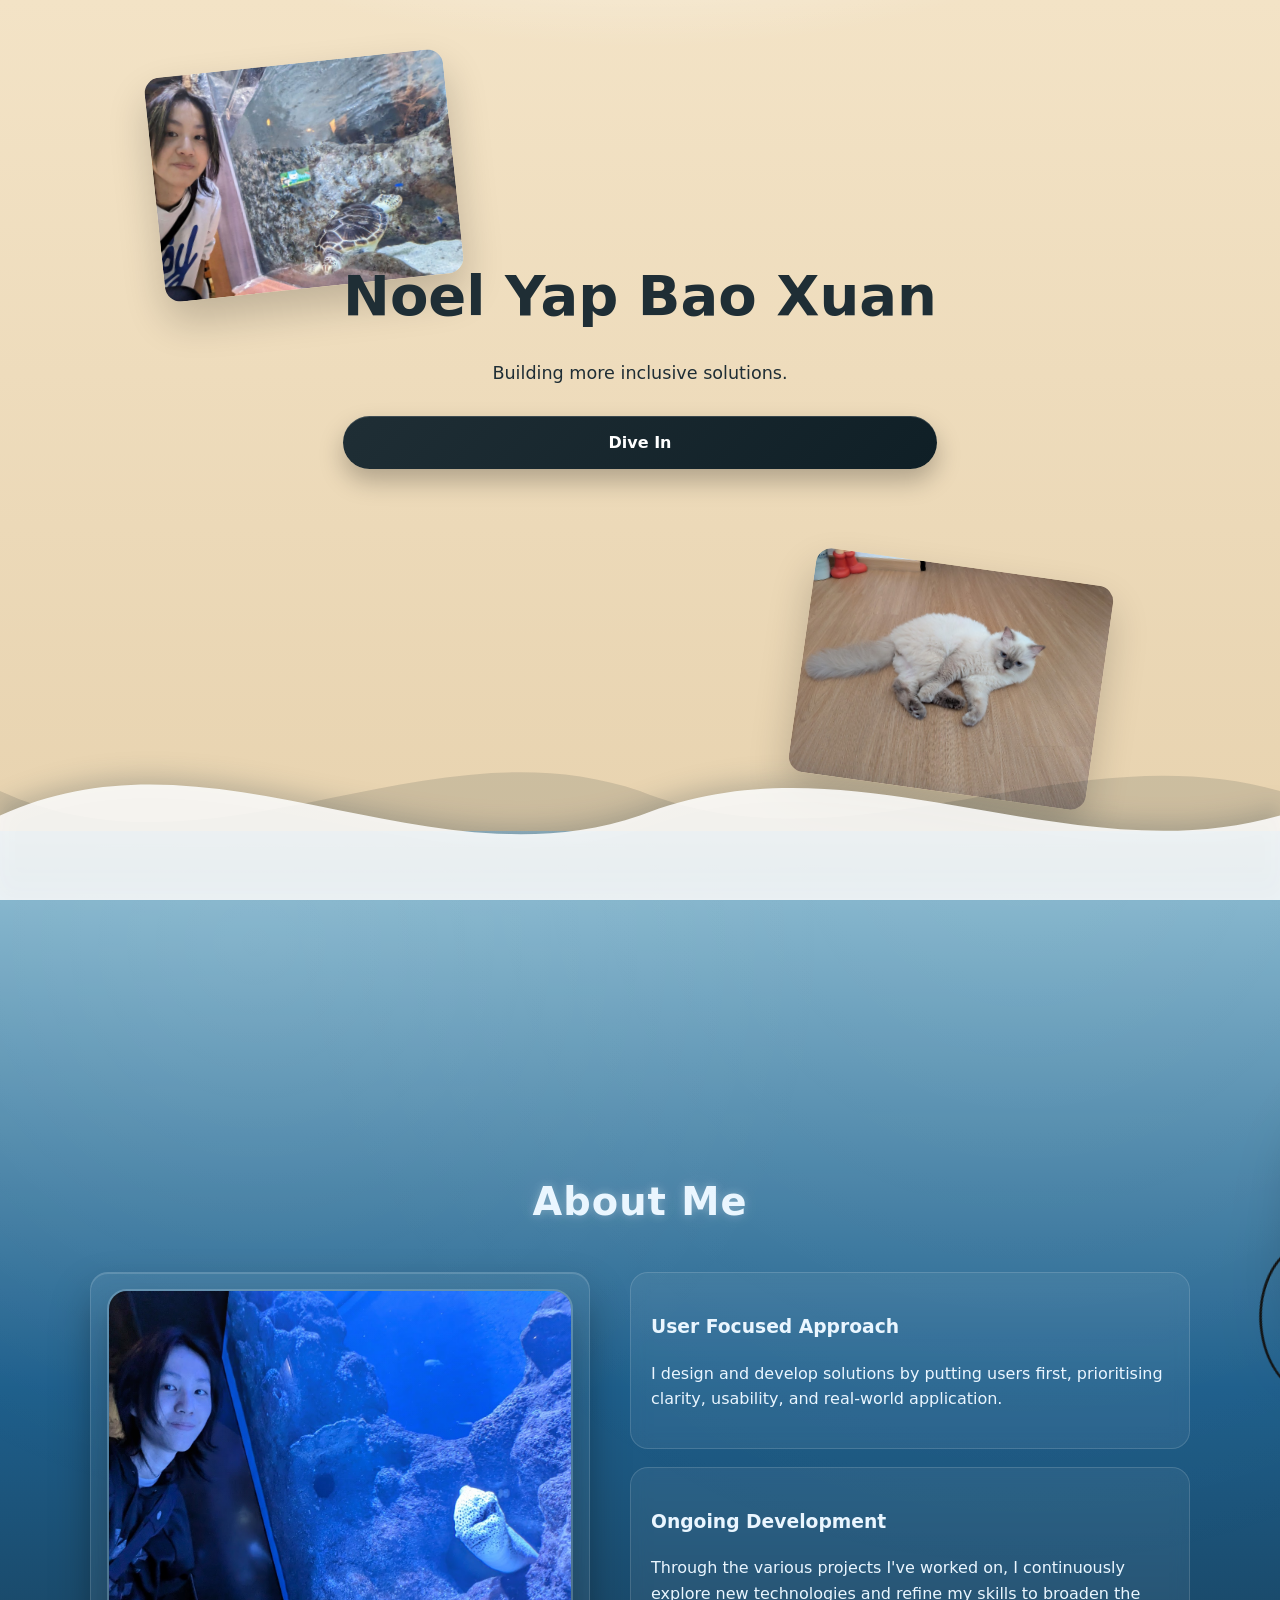
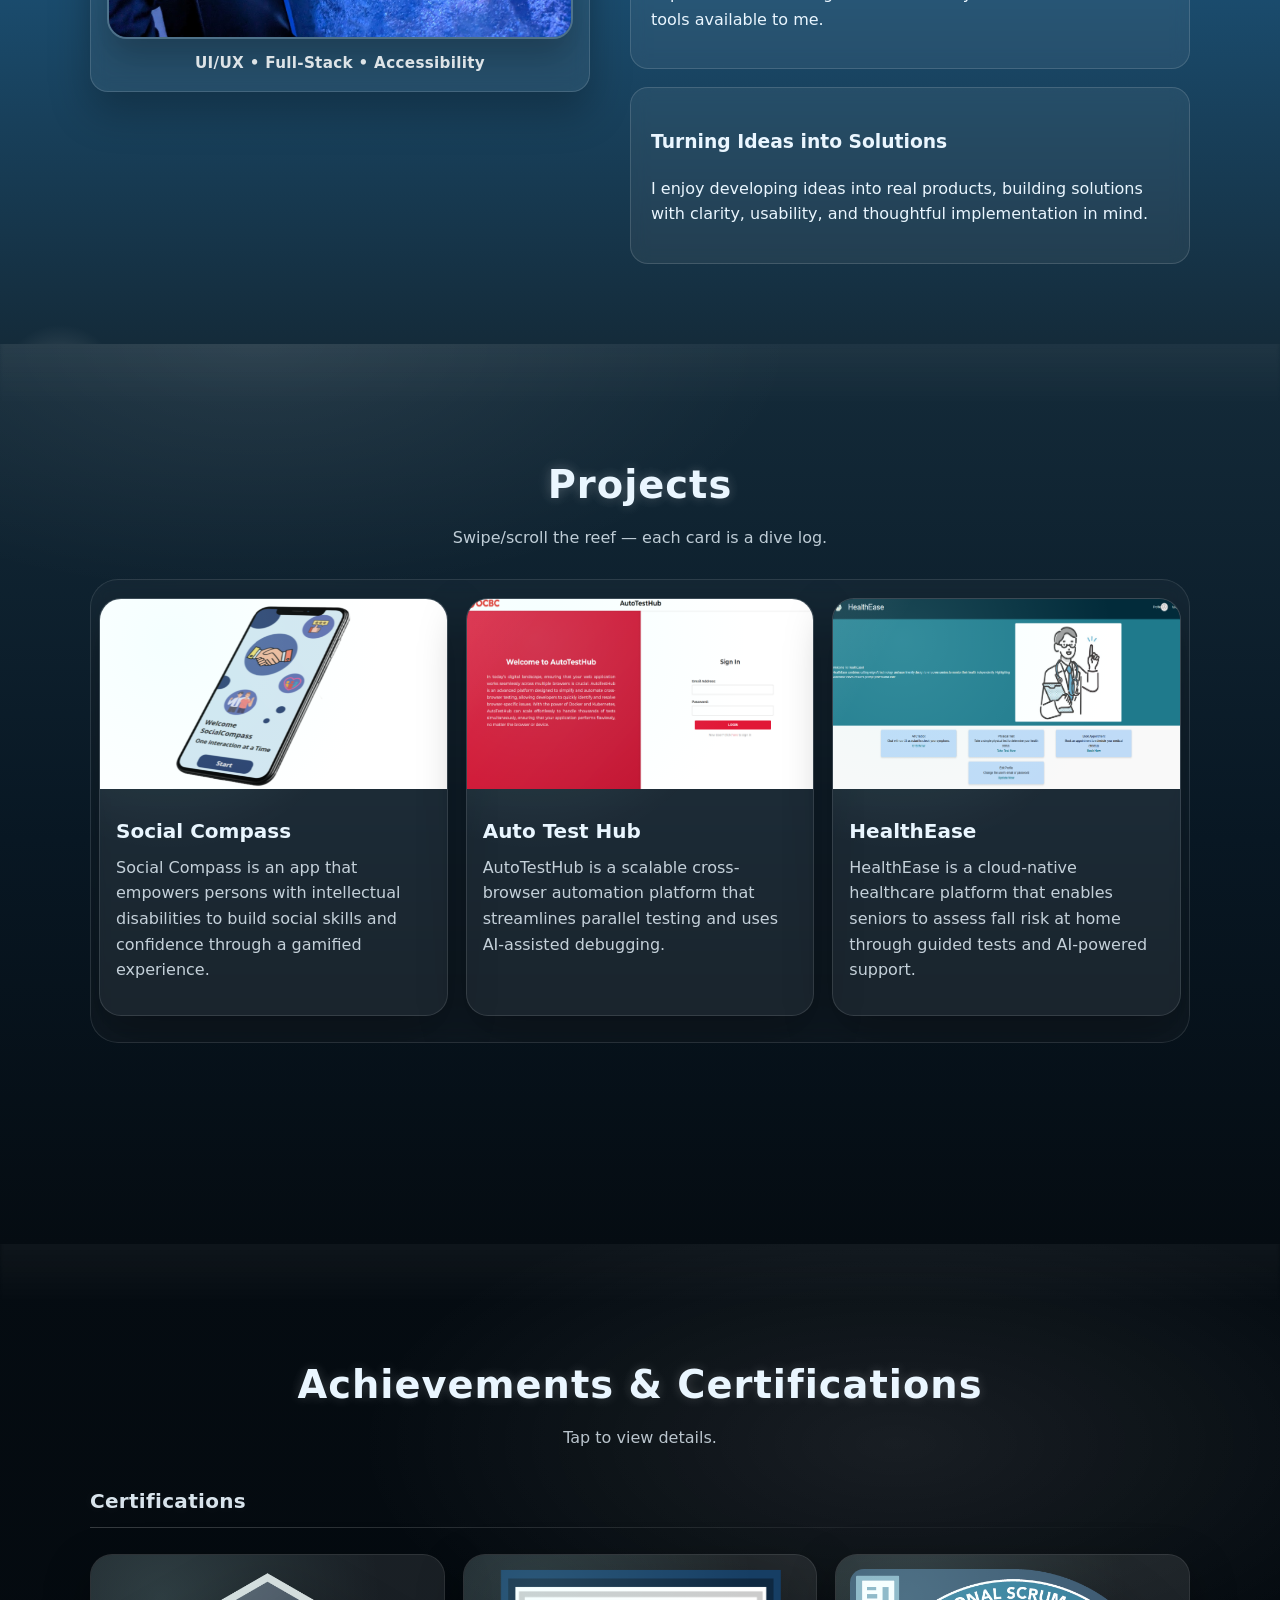
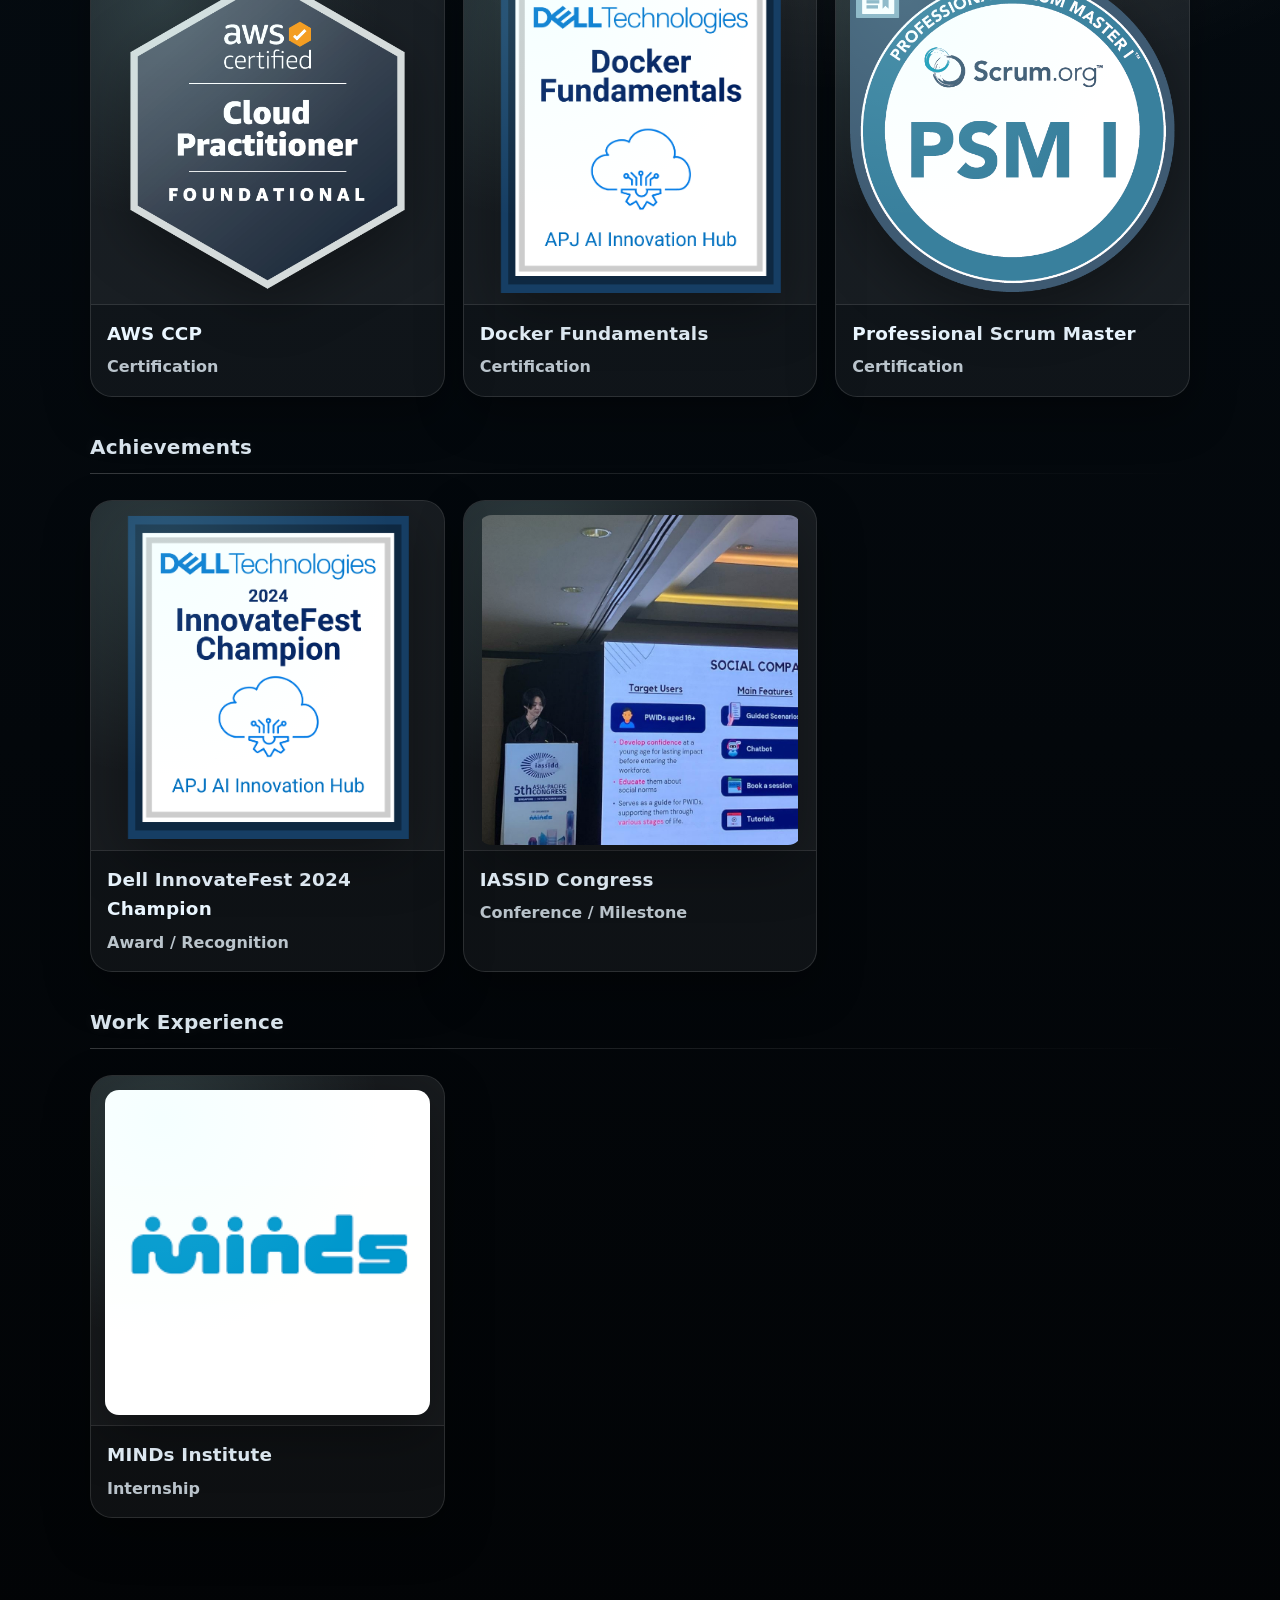
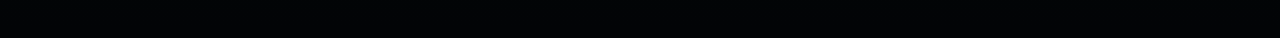
<file: index.html>
<!DOCTYPE html>
<html lang="en">
<head>
    <meta charset="UTF-8">
    <meta name="viewport" content="width=device-width, initial-scale=1.0">
    <title>Noel Yap Bao Xuan</title>
    <link rel="stylesheet" href="css/styles.css">
    </head>

    <body>

    <!-- Shore Section -->
    <section class="Intro">
        <h1>Noel Yap Bao Xuan</h1>
        <p class="sub">
            Building more inclusive solutions.
        </p>
        <div class="sand-photos" aria-hidden="true">
            <img src="assets/intro.jpg" class="sand-photo p1" alt="">
            <img src="assets/cat1.jpg" class="sand-photo p2" alt="">
        </div>
        <a class="btn" href="#about">Dive In</a>
        <div class="wave-divider" id="wave" aria-hidden="true">
            <svg viewBox="0 0 1440 180" preserveAspectRatio="none">
                <path class="wave wave--back"
                    d="M0,90 C240,170 480,30 720,90 C960,160 1200,40 1440,90 L1440,180 L0,180 Z"></path>
                <path class="wave wave--front"
                    d="M0,110 C240,30 480,170 720,110 C960,40 1200,160 1440,110 L1440,180 L0,180 Z"></path>
            </svg>
        </div>
        
    </section>


    <!-- About Me Section -->
    <section id="about">
        <div class="bubbles"></div>
        <h2>About Me</h2>

        <div class="about-grid">
            <div class="about-left">
            <img class="about-photo" src="assets/about.jpg" alt="Noel Yap" />
            <div class="about-photo-caption">UI/UX • Full-Stack • Accessibility</div>
            </div>

            <div class="about-right">
            <div class="about-content">
                <h3>User Focused Approach</h3>
                <p>I design and develop solutions by putting users first, prioritising clarity, usability, and real-world application.</p>
            </div>

            <div class="about-content">
                <h3>Ongoing Development</h3>
                <p>Through the various projects I've worked on, I continuously explore new technologies and refine my skills to broaden the tools available to me.</p>
            </div>

            <div class="about-content">
                <h3>Turning Ideas into Solutions</h3>
                <p>I enjoy developing ideas into real products, building solutions with clarity, usability, and thoughtful implementation in mind.</p>
            </div>
            </div>
        </div>
    </section>

    <!-- Projects Section -->
<section id="projects">
    <div class="projects-head">
        <h2>Projects</h2>
        <p class="projects-sub">Swipe/scroll the reef — each card is a dive log.</p>
    </div>

    <div class="projects-reef" aria-label="Projects (horizontal)">
    <article class="project-card" role="button" tabindex="0"
        data-project="socialcompass"
        aria-label="Open Social Compass details">

        <div class="project-media">
            <img src="assets/socialcompass.jpg" alt="Social Compass preview" />
        </div>

        <div class="project-body">
            <h3>Social Compass</h3>
            <p>Social Compass is an app that empowers persons with intellectual disabilities to build social skills and confidence through a gamified experience.</p>
        </div>

        <span class="card-glow" aria-hidden="true"></span>
        </article>

        <article class="project-card" role="button" tabindex="0"
            data-project="autotesthub"
            aria-label="Open Auto Test Hub details">
            <div class="project-media">
            <img src="assets/ath.png" alt="Auto Test Hub preview" />
        </div>
            <div class="project-body">
                <h3>Auto Test Hub</h3>
                <p>AutoTestHub is a scalable cross-browser automation platform that streamlines parallel testing and uses AI-assisted debugging.</p>
            </div>

            <span class="card-glow" aria-hidden="true"></span>
            </article>

        <article class="project-card" role="button" tabindex="0"
            data-project="healthease"
            aria-label="Open HealthEase details">
                    <div class="project-media">
            <img src="assets/healthEase.png" alt="Project 3 preview" />
        </div>
            <div class="project-body">
                <h3>HealthEase</h3>
                <p>HealthEase is a cloud-native healthcare platform that enables seniors to assess fall risk at home through guided tests and AI-powered support.</p>
            </div>

            <span class="card-glow" aria-hidden="true"></span>
            </article>
    </div>
</section>
<!--Achievements + Certs-->
<section id="achievements" class="achievements">
    <div class="achievements-head">
        <h2>Achievements & Certifications</h2>
        <p class="achievements-sub">Tap to view details.</p>
    </div>

    <!-- CERTIFICATIONS -->
    <div class="achievements-group">
        <h3 class="achievements-group-title">Certifications</h3>
        <div class="achievements-grid" aria-label="Certifications">
        
        <article class="badge-card" role="button" tabindex="0"
            data-badge="awsccp" aria-label="Open AWS Certified Cloud Practitioner details">
            <div class="badge-media">
            <img src="assets/aws.png" alt="AWS Certified Cloud Practitioner badge">
            </div>
            <div class="badge-body">
            <h3>AWS CCP</h3>
            <p class="badge-type">Certification</p>
            </div>
            <span class="badge-glow" aria-hidden="true"></span>
        </article>
                <article class="badge-card" role="button" tabindex="0"
            data-badge="Docker Fundamentals" aria-label="Open Docker Fundamentals details">
            <div class="badge-media">
            <img src="assets/docker.png" alt="Docker Fundamentals badge">
            </div>
            <div class="badge-body">
            <h3>Docker Fundamentals</h3>
            <p class="badge-type">Certification</p>
            </div>
            <span class="badge-glow" aria-hidden="true"></span>
        </article>

        <article class="badge-card" role="button" tabindex="0"
            data-badge="psm" aria-label="Open Professional Scrum Master details">
            <div class="badge-media">
            <img src="assets/scrum.png" alt="Professional Scrum Master badge">
            </div>
            <div class="badge-body">
            <h3>Professional Scrum Master</h3>
            <p class="badge-type">Certification</p>
            </div>
            <span class="badge-glow" aria-hidden="true"></span>
        </article>

        </div>
    </div>

    <!-- ACHIEVEMENTS -->
    <div class="achievements-group">
        <h3 class="achievements-group-title">Achievements</h3>
        <div class="achievements-grid" aria-label="Achievements">

        <article class="badge-card" role="button" tabindex="0"
            data-badge="innovatefest" aria-label="Open Dell InnovateFest achievement details">
            <div class="badge-media">
            <img src="assets/dell.png" alt="Dell InnovateFest badge">
            </div>
            <div class="badge-body">
            <h3>Dell InnovateFest 2024 Champion</h3>
            <p class="badge-type">Award / Recognition</p>
            </div>
            <span class="badge-glow" aria-hidden="true"></span>
        </article>

        <!-- Put IASSID here IF you presented / showcased -->
        <article class="badge-card" role="button" tabindex="0"
            data-badge="iassid" aria-label="Open IASSID Congress details">
            <div class="badge-media">
            <img src="assets/iassid.jpg" alt="IASSID Congress">
            </div>
            <div class="badge-body">
            <h3>IASSID Congress</h3>
            <p class="badge-type">Conference / Milestone</p>
            </div>
            <span class="badge-glow" aria-hidden="true"></span>
        </article>

        </div>
    </div>

    <!-- EXPERIENCE -->
    <div class="achievements-group">
        <h3 class="achievements-group-title">Work Experience</h3>
        <div class="achievements-grid" aria-label="Work experience">
            <article class="badge-card" role="button" tabindex="0"
                data-badge="MINDs Institute" aria-label="Open MINDs Institute details">
                <div class="badge-media">
                <img src="assets/minds.png" alt="MINDs Internship">
                </div>
                <div class="badge-body">
                <h3>MINDs Institute</h3>
                <p class="badge-type">Internship</p>
                </div>
                <span class="badge-glow" aria-hidden="true"></span>
            </article>
        </div>
    </div>
    </section>

    <div class="angler-teaser" aria-hidden="false">
        <img src="assets/angler.png" alt="" class="angler-img" />
        <button class="angler-hit" type="button" aria-label="Go to Projects"></button>
    </div>

    <!-- Cat teaser -->
    <div class="cat-teaser" aria-hidden="false">
    <div class="cat-mover">
        <img src="assets/kotaro.png" alt="" class="cat-img" />
    </div>
    <button class="cat-hit" type="button" aria-label="Go to Achievements"></button>
    </div>
        <!-- Project Modal -->
    <div class="modal" id="projectModal" aria-hidden="true">
        <div class="modal-backdrop" data-close="true"></div>

        <div class="modal-dialog" role="dialog" aria-modal="true" aria-labelledby="modalTitle">
            <button class="modal-close" type="button" aria-label="Close modal" data-close="true">✕</button>

            <h3 id="modalTitle">Title</h3>
            <p class="modal-sub" id="modalSub">Short line</p>

            <div class="modal-content" id="modalContent"></div>

            <div class="modal-actions" id="modalActions"></div>
        </div>
    </div>
    <!--Achievements-->
    <script src="js/index.js"></script>

</body>
</html>
</file>
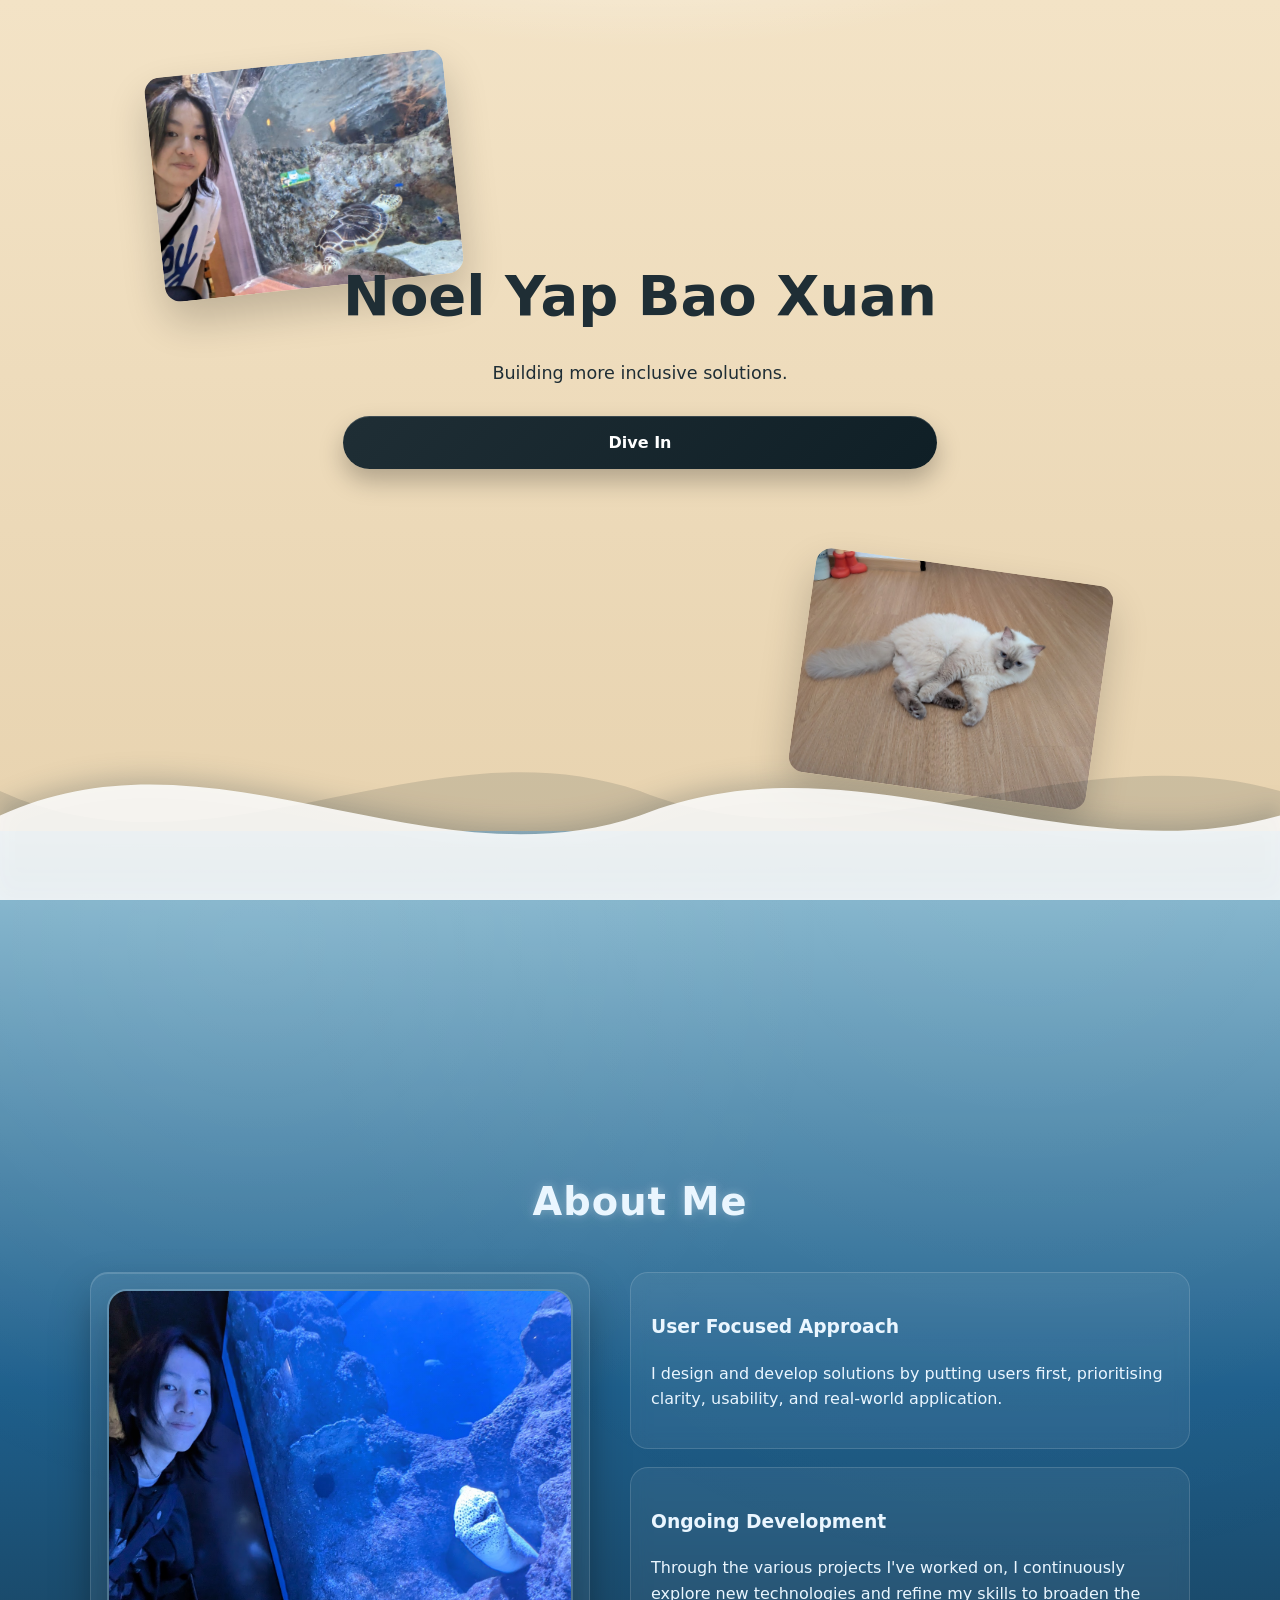
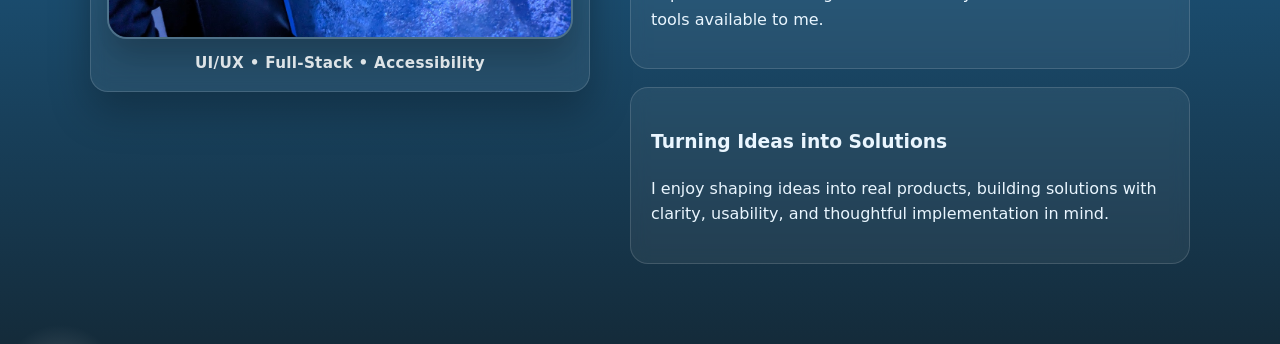
<file: html/index.html>
<!DOCTYPE html>
<html lang="en">
<head>
    <meta charset="UTF-8">
    <meta name="viewport" content="width=device-width, initial-scale=1.0">
    <title>Noel Yap Bao Xuan</title>
    <link rel="stylesheet" href="../css/styles.css">
    </head>

    <body>

    <!-- Shore Section -->
    <section class="Intro">
        <h1>Noel Yap Bao Xuan</h1>
        <p class="sub">
            Building more inclusive solutions.
        </p>
        <div class="sand-photos" aria-hidden="true">
            <img src="../assets/intro.jpg" class="sand-photo p1" alt="">
            <img src="../assets/cat1.jpg" class="sand-photo p2" alt="">
        </div>
        <a class="btn" href="#about">Dive In</a>
        <div class="wave-divider" id="wave" aria-hidden="true">
            <svg viewBox="0 0 1440 180" preserveAspectRatio="none">
                <path class="wave wave--back"
                    d="M0,90 C240,170 480,30 720,90 C960,160 1200,40 1440,90 L1440,180 L0,180 Z"></path>
                <path class="wave wave--front"
                    d="M0,110 C240,30 480,170 720,110 C960,40 1200,160 1440,110 L1440,180 L0,180 Z"></path>
            </svg>
        </div>
    </section>

    <!-- Ocean Section -->
    <section id="about">
        <div class="bubbles"></div>
        <h2>About Me</h2>

        <div class="about-grid">
            <div class="about-left">
            <img class="about-photo" src="../assets/about.jpg" alt="Noel Yap" />
            <div class="about-photo-caption">UI/UX • Full-Stack • Accessibility</div>
            </div>

            <div class="about-right">
            <div class="about-content">
                <h3>User Focused Approach</h3>
                <p>I design and develop solutions by putting users first, prioritising clarity, usability, and real-world application.</p>
            </div>

            <div class="about-content">
                <h3>Ongoing Development</h3>
                <p>Through the various projects I've worked on, I continuously explore new technologies and refine my skills to broaden the tools available to me.</p>
            </div>

            <div class="about-content">
                <h3>Turning Ideas into Solutions</h3>
                <p>I enjoy shaping ideas into real products, building solutions with clarity, usability, and thoughtful implementation in mind.</p>
            </div>
            </div>
        </div>
    </section>

    <script src="../js/index.js"></script>
</body>
</html>
</file>
<file: css/styles.css>
:root{
    --sand1:#F3E3C6;
    --sand2:#E7D2AE;
    --sea1:#8FBFD4;
    --sea2:#1E5F8C;
    --sea3:#142B3A;
    --foam: rgba(255,255,255,.85);
    --text-dark:#1F2E35;
    --text-light:#EAF6FF;
    --muted-light:#A7C1CF;
    --radius: 18px;
    --border: rgba(255,255,255,.14);
    --max: 1000px;
    --waveH: 220px;
    }

    *{ box-sizing:border-box; }
    html{ scroll-behavior:auto; }
    body{
    margin:0;
    font-family: system-ui, -apple-system, Segoe UI, Roboto, Arial, sans-serif;
    line-height:1.6;
    }

    /* ===== Intro ===== */
    .Intro h1,
    .sub,
    .sand-photos,
    .btn{
    animation: heroFade .8s ease forwards;
    opacity:0;
    transform: translateY(20px);
    }
    .sub{ animation-delay:.15s; }
    .sand-photos{ animation-delay:.25s; }
    .btn{ animation-delay:.4s; }

    @keyframes heroFade{
    to{ opacity:1; transform: translateY(0); }
    }

    .Intro{
    position:relative;
    min-height:100vh;
    display:grid;
    place-content:center;
    text-align:center;
    padding:40px 20px;
    overflow:hidden;

    padding-bottom: var(--waveH);

    color:var(--text-dark);
    background:
        radial-gradient(900px 380px at 50% -20%, rgba(255,255,255,.7), transparent 60%),
        linear-gradient(180deg,var(--sand1),var(--sand2));
    }

    .Intro h1{
    font-size:clamp(2.2rem,5vw,3.5rem);
    margin:0 0 5px;
    }
    .sub{
    margin: 14px auto 28px;
    max-width: 600px;
    font-size: 1.1rem;
    opacity: .85;
    color: var(--text-dark);
    }

    .btn{
    padding:14px 28px;
    border-radius:999px;
    font-weight:800;
    text-decoration:none;
    display:inline-block;
    background: linear-gradient(135deg,#1F2E35,#0F1F26);
    color:white;
    box-shadow:
        0 12px 25px rgba(0,0,0,.25),
        inset 0 1px 0 rgba(255,255,255,.15);
    transition: transform .25s ease, box-shadow .25s ease;
    }
    .btn:hover{
    transform: translateY(-3px);
    box-shadow:
        0 20px 35px rgba(0,0,0,.35),
        inset 0 1px 0 rgba(255,255,255,.2);
    }

    .sand-photos{
    position:absolute;
    inset:0;
    pointer-events:none;
    z-index:1;
    }
    .sand-photo{
    position:absolute;
    width:300px;
    border-radius:16px;
    transform: rotate(-6deg);
    box-shadow: 0 20px 40px rgba(0,0,0,.2);
    }
    .sand-photo.p1{ left:12%; bottom:68%; }
    .sand-photo.p2{
    right:14%;
    bottom:12%;
    transform: rotate(8deg);
    }

    .Intro h1,
    .Intro .sub,
    .Intro .btn{
    position:relative;
    z-index:2;
    }

/* ===== Wave Divider ===== */
    .wave-divider{
    position:absolute;
    left:0; right:0;
    bottom:-1px;              
    height: var(--waveH);
    pointer-events:none;
    line-height:0;
    z-index:3;
    }
    .wave-divider svg{
    width:100%;
    height:100%;
    display:block;
    }


    .wave--front{
    fill: var(--foam);
    filter: drop-shadow(0 -6px 10px rgba(20,43,58,.25));
    }
    .wave--back{
    fill: rgba(7,26,38,.12);
    filter: blur(.4px);
    }

    #wave{
    transform: translateY(0);
    transition: transform 900ms cubic-bezier(.2,.9,.2,1);
    will-change: transform;
    }
    body.is-swept #wave{
    transform: translateY(-70px);
    }
    .wave--front, .wave--back{
    transform-origin:50% 100%;
    transition: transform 900ms cubic-bezier(.2,.9,.2,1);
    }
    body.is-swept .wave--front{ transform: scaleY(1.08); }
    body.is-swept .wave--back{ transform: scaleY(1.04); }

    /* ===== About ===== */
    #about{
    position:relative;
    z-index:2;

    margin-top: calc(-1 * var(--waveH) + 151px);
    padding: calc(120px + var(--waveH)) 20px 80px;

    color: var(--text-light);
    background: linear-gradient(180deg,var(--sea1),var(--sea2),var(--sea3));
    overflow:hidden;
    }

    #about::before{
    content:"";
    position:absolute;
    left:0; right:0;
    top:-70px;
    height:160px;
    pointer-events:none;
    background: linear-gradient(
        180deg,
        rgba(255,255,255,.85) 0%,
        rgba(255,255,255,.35) 35%,
        rgba(255,255,255,0) 75%
    );
    filter: blur(2px);
    opacity: .9;
    }

    #about::after{
    content:"";
    position:absolute;
    inset:0;
    pointer-events:none;
    background:
        radial-gradient(circle at 20% 10%, rgba(255,255,255,.08), transparent 40%),
        radial-gradient(circle at 80% 0%, rgba(255,255,255,.06), transparent 50%);
    animation: shimmer 8s ease-in-out infinite alternate;
    }

    @keyframes shimmer{
    from{ transform: translateY(-10px); }
    to{ transform: translateY(10px); }
    }

    #about h2{
    text-align:center;
    margin:0 0 40px;
    font-size: clamp(2rem, 3vw, 2.8rem);
    letter-spacing:1px;
    text-shadow:
        0 0 10px rgba(255,255,255,.3),
        0 0 30px rgba(255,255,255,.1);
    }

    .bubbles{
    position:absolute;
    inset:0;
    pointer-events:none;
    overflow:hidden;
    }
    .bubbles::before,
    .bubbles::after{
    content:"";
    position:absolute;
    bottom:-100px;
    width:120px;
    height:120px;
    border-radius:50%;
    background: radial-gradient(circle, rgba(255,255,255,.2), transparent 70%);
    animation: rise 12s linear infinite;
    }
    .bubbles::after{
    left:70%;
    width:80px;
    height:80px;
    animation-duration: 16s;
    }
    @keyframes rise{
    from{ transform: translateY(0); opacity:.5; }
    to{ transform: translateY(-120vh); opacity:0; }
    }

    .about-grid{
    width: min(1100px, 100%);
    margin: 0 auto;
    display: grid;
    grid-template-columns: 500px 1fr;
    gap: 40px;
    align-items: center;
    }

    .about-left{
    position: sticky;
    top: 90px;
    align-self: start;

    padding: 16px;
    border-radius: var(--radius);
    background: rgba(255,255,255,.06);
    border: 1px solid var(--border);
    backdrop-filter: blur(8px);

    box-shadow:
        0 20px 40px rgba(0,0,0,.25),
        inset 0 1px 0 rgba(255,255,255,.15);
    }

    .about-photo{
    width: 100%;
    aspect-ratio: 4/3;
    object-fit: cover;
    border-radius: 20px;
    display: block;
    border: 2px solid rgba(255,255,255,.18);
    box-shadow: 0 18px 35px rgba(0,0,0,.25);
    }

    .about-photo-caption{
    margin-top: 12px;
    text-align: center;
    font-weight: 800;
    color: rgba(255,255,255,.85);
    letter-spacing: .3px;
    font-size: .95rem;
    }

    .about-right{
    display: grid;
    gap: 18px;
    }

    .about-content{
    padding:20px;
    border-radius:var(--radius);
    background:rgba(255,255,255,.06);
    border:1px solid var(--border);
    backdrop-filter:blur(8px);
    transition: transform .2s ease, background .2s ease;
    animation: float 6s ease-in-out infinite;
    }
    .about-right .about-content:nth-child(1){ animation-delay: 0s; }
    .about-right .about-content:nth-child(2){ animation-delay: 1s; }
    .about-right .about-content:nth-child(3){ animation-delay: 2s; }

    @keyframes float{
    0%{ transform: translateY(0px); }
    50%{ transform: translateY(-8px); }
    100%{ transform: translateY(0px); }
    }

    .about-content:hover{
    transform: translateY(-4px);
    background: rgba(255,255,255,.09);
    }

    @media (max-width: 900px){
    .about-grid{ grid-template-columns: 1fr; }
    .about-left{ position: relative; top: auto; }
    }

    /* ===== Projects ===== */
    #projects{
    position: relative;
    padding: 110px 20px 110px;
    color: var(--text-light);
    background:
        radial-gradient(900px 420px at 20% 0%, rgba(255,255,255,.08), transparent 60%),
        linear-gradient(180deg, var(--sea3), #081723 55%, #050c12 100%);
    overflow: hidden;
    height: 100vh;
    }

    #projects::before{
    content:"";
    position:absolute;
    left:0; right:0; top:-70px;
    height:180px;
    pointer-events:none;
    background: linear-gradient(
        180deg,
        rgba(255,255,255,.12) 0%,
        rgba(255,255,255,.06) 35%,
        rgba(255,255,255,0) 75%
    );
    filter: blur(2px);
    opacity: .9;
    }

    .projects-head{
    width: min(1100px, 100%);
    margin: 0 auto 24px;
    text-align: center;
    }

    .projects-head h2{
    margin: 0 0 10px;
    font-size: clamp(2rem, 3vw, 2.8rem);
    letter-spacing: 1px;
    text-shadow:
        0 0 12px rgba(255,255,255,.22),
        0 0 30px rgba(255,255,255,.08);
    }

    .projects-sub{
    margin: 0 auto;
    max-width: 680px;
    color: rgba(234,246,255,.8);
    }

    .projects-reef{
    width: min(1100px, 100%);
    margin: 28px auto 0;

    display: grid;
    grid-auto-flow: column;
    grid-auto-columns: minmax(280px, 360px);
    gap: 18px;

    overflow-x: auto;
    padding: 18px 8px 26px;

    scroll-snap-type: x mandatory;
    -webkit-overflow-scrolling: touch;

    border-radius: calc(var(--radius) + 10px);
    background: rgba(255,255,255,.03);
    border: 1px solid rgba(255,255,255,.10);
    backdrop-filter: blur(8px);
    }

    .projects-reef::-webkit-scrollbar{ height: 10px; }
    .projects-reef::-webkit-scrollbar-thumb{
    background: rgba(255,255,255,.18);
    border-radius: 999px;
    }
    .projects-reef::-webkit-scrollbar-track{
    background: rgba(255,255,255,.06);
    border-radius: 999px;
    }

    .project-card{
    position: relative;
    scroll-snap-align: center;

    border-radius: 22px;
    overflow: hidden;
    border: 1px solid rgba(255,255,255,.12);
    background: rgba(255,255,255,.05);
    box-shadow: 0 18px 45px rgba(0,0,0,.35);

    transform: translateY(0);
    transition: transform .25s ease, background .25s ease, border-color .25s ease;
    }

    .project-card:hover{
    transform: translateY(-6px);
    background: rgba(255,255,255,.075);
    border-color: rgba(255,255,255,.18);
    }

    .project-media{
    position: relative;
    height: 190px;
    overflow: hidden;
    }

    .project-media img{
    width: 100%;
    height: 100%;
    display: block;
    transform: scale(1.03);
    transition: transform .6s ease;
    }
    .project-card:hover .project-media img{ transform: scale(1.10); }

    .project-media::after{
    content:"";
    position:absolute;
    inset:-40% -30%;
    background: linear-gradient(
        120deg,
        transparent 0%,
        rgba(255,255,255,.10) 45%,
        transparent 60%
    );
    transform: translateX(-40%);
    animation: scan 6.5s ease-in-out infinite;
    pointer-events:none;
    }

    @keyframes scan{
    0%, 35% { transform: translateX(-50%); opacity:0; }
    45%     { opacity:.8; }
    70%     { transform: translateX(55%); opacity:0; }
    100%    { opacity:0; }
    }

.project-body{ padding: 16px 16px 18px; }
.project-body h3{ margin: 10px 0 8px; font-size: 1.25rem; }
.project-body p{ margin: 0 0 14px; color: rgba(234,246,255,.82); }

    .project-tags{
    display:flex;
    flex-wrap:wrap;
    gap:8px;
    }
    .tag{
    font-size:.78rem;
    font-weight:800;
    letter-spacing:.2px;
    padding:7px 10px;
    border-radius:999px;
    background: rgba(255,255,255,.08);
    border: 1px solid rgba(255,255,255,.12);
    color: rgba(234,246,255,.92);
    }

    .project-actions{
    display:flex;
    gap:10px;
    flex-wrap:wrap;
    }

.pbtn{
    display:inline-block;
    padding: 10px 12px;
    border-radius: 999px;
    text-decoration:none;
    font-weight: 900;
    color: var(--text-dark);
    background: rgba(255,255,255,.88);
    transition: transform .2s ease, filter .2s ease;
    }
.pbtn:hover{ transform: translateY(-2px); filter: brightness(1.02); }

.pbtn.ghost{
    background: rgba(255,255,255,.08);
    color: rgba(234,246,255,.92);
    border: 1px solid rgba(255,255,255,.16);
    }

.card-glow{
    position:absolute;
    inset:-1px;
    border-radius: 22px;
    pointer-events:none;
    background: radial-gradient(circle at 20% 10%, rgba(180,255,255,.20), transparent 45%);
    opacity:.7;
    }

.projects-hint{
    width: min(1100px, 100%);
    margin: 10px auto 0;
    text-align: right;
    color: rgba(234,246,255,.55);
    font-weight: 800;
    letter-spacing: .3px;
    }
@media (max-width: 700px){
    .projects-hint{ text-align:center; }
    .projects-reef{ grid-auto-columns: minmax(240px, 82vw); }
    }

/* ===== Angler teaser =====*/

.angler-teaser{
    position: fixed;
    right: 0;
    bottom: 6vh;
    z-index: 50;
    width: min(1100px, 86vw);
    pointer-events: none;
}

.angler-img{
    width:100%;
    height:auto;
    display:block;
    transform: translateX(125%) translateY(0);
    transition: transform 950ms cubic-bezier(.2,.9,.2,1);
    filter: drop-shadow(0 14px 30px rgba(0,0,0,.22));
    will-change: transform;
}

.angler-hit{
    position:absolute;
    right:20px; 
    top:40%;
    width:120px;
    height:120px;

    border:0;
    padding:0;
    background:transparent;
    cursor:pointer;
    border-radius:50%;

    pointer-events:auto;

    opacity:0;
    transform: translateX(40px);
    transition: opacity 300ms ease, transform 600ms cubic-bezier(.2,.9,.2,1);
}

.angler-hit::before{
    content:"";
    position:absolute;
    inset:-25px;
    border-radius:50%;
    background: radial-gradient(
        circle,
        rgba(180,255,255,0.95) 0%,
        rgba(180,255,255,0.55) 35%,
        rgba(180,255,255,0.18) 62%,
        transparent 75%
    );
    filter: blur(16px);
    opacity: .75;
    pointer-events:none;
    animation: baitPulse 4s ease-in-out infinite;
}
@keyframes baitPulse{
    0%   { transform: scale(1); opacity: .65; }
    50%  { transform: scale(1.08); opacity: 1; }
    100% { transform: scale(1); opacity: .65; }
}
.angler-hit:hover::before{ opacity: 1; transform: scale(1.2); }
.angler-hit:focus-visible{
    outline: 3px solid rgba(180,255,255,0.9);
    outline-offset: 8px;
}

body.section-intro .angler-hit{
    opacity:0;
    transform: translateX(40px);
    pointer-events:none;
}
body.section-intro .angler-img{
    transform: translateX(125%) translateY(0);
}

body.section-about .angler-hit{
    opacity:1;
    transform: translateX(0);
    pointer-events:auto;
}
body.section-about .angler-img{
    transform: translateX(80%) translateY(0);
}


body.section-projects .angler-hit{
    opacity:0;
    transform: translateX(40px);
    pointer-events:none;
}
body.section-projects .angler-img{
    transform: translateX(55%) translateY(-30px);
}
body.section-achievements .angler-hit{
    opacity:0;
    transform: translateX(40px);
    pointer-events:none;
}
body.section-achievements .angler-img{

    transform: translateX(125%) translateY(0);
}

.angler-teaser.is-swimming .angler-img{
    transform: translateX(55%) translateY(-30px);
}

@media (prefers-reduced-motion: reduce){
    .angler-img{ transition:none; }
    .angler-hit::before{ animation:none; }
}

body.section-about .angler-hit{
    animation: baitNudge 2.2s ease-in-out infinite;
    }
    @keyframes baitNudge{
    0%, 70%, 100% { transform: translateX(0); }
    85%           { transform: translateX(-10px); }
    92%           { transform: translateX(0); }
}

body.bait-used .angler-hit{ animation: none; }

/* ===== Modal ===== */
.modal{
    position: fixed;
    inset: 0;
    z-index: 200;
    display: none;
}

.modal.is-open{
    display: block;
}

.modal-backdrop{
    position: absolute;
    inset: 0;
    background: rgba(0,0,0,.55);
    backdrop-filter: blur(4px);
}

.modal-dialog{
    position: relative;
    width: min(860px, calc(100vw - 28px));
    max-height: min(90vh, 900px);
    margin: 10vh auto 0;
    padding: 22px 20px 18px;
    height: 80vh;
    border-radius: 22px;
    border: 1px solid rgba(255,255,255,.18);
    background: rgba(8, 20, 30, .88);
    color: var(--text-light);

    box-shadow: 0 30px 80px rgba(0,0,0,.55);
    overflow: auto;
}

.modal-close{
    position: sticky;
    top: 10px;
    margin-left: auto;
    display: block;

    width: 42px;
    height: 42px;
    border-radius: 999px;
    border: 1px solid rgba(255,255,255,.18);
    background: rgba(255,255,255,.10);
    color: rgba(234,246,255,.9);
    cursor: pointer;
}

#modalTitle{
    margin: 6px 0 6px;
    font-size: 1.6rem;
    letter-spacing: .4px;
}

.modal-sub{
    margin: 0 0 14px;
    color: rgba(234,246,255,.75);
    font-weight: 700;
    }

.modal-content{
    display: grid;
    align-items: center;
    gap: 12px;
    line-height: 1.7;
    color: rgba(234,246,255,.88);
    }

.modal-actions{
    display: flex;
    gap: 10px;
    flex-wrap: wrap;
    margin-top: 16px;
    }

.modal-actions a{
    display: inline-block;
    padding: 10px 12px;
    border-radius: 999px;
    text-decoration: none;
    font-weight: 900;
    background: rgba(255,255,255,.9);
    color: var(--text-dark);
}

.modal-actions a.ghost{
    background: rgba(255,255,255,.08);
    color: rgba(234,246,255,.92);
    border: 1px solid rgba(255,255,255,.16);
}
.modal-image{
    display: flex;
    justify-content: center;
    align-items: center;

    width: 100%;
    margin: 14px auto 18px;

}

.modal-image img{
    width: 75%;              
    max-width: 570px;          
    max-height: 405px;        
    height: auto;

    border-radius: 16px;
    object-fit: contain;

    border: 1px solid rgba(255,255,255,.18);
    box-shadow: 0 18px 40px rgba(0,0,0,.45);
}
@media (max-width: 768px){


    .Intro{
        padding: 28px 16px;
        padding-bottom: var(--waveH);
    }

    .sand-photo{
        width: clamp(140px, 36vw, 190px);
        border-radius: 14px;
        box-shadow: 0 14px 28px rgba(0,0,0,.18);
    }


    .sand-photo.p1{ left: 6%; bottom: 78%; }
    .sand-photo.p2{ right: 6%; bottom: 14%; }


    .sand-photo{ opacity: .85; }


    .about-grid{
        grid-template-columns: 1fr;
        gap: 18px;
    }
    .about-left{
        position: relative;
        top: auto;
        max-width: 520px;
        margin: 0 auto;
    }


    .projects-reef{
        grid-auto-columns:80vw
    }
    .projects-reef{
        height: 50vh;
        margin-bottom: 10vh;
    }




    .angler-teaser{
        left: 50%;
        right: auto;
        bottom: 10px;
        transform: translateX(-50%);
        width: min(520px, 96vw);
        z-index: 60;
        pointer-events: none;
    }

    .angler-img{
        width: 125vw;
        height: auto;
        display: block;


        transform: translateY(120%) rotate(90deg);
        transform-origin: 50% 100%;
        transition: transform 850ms cubic-bezier(.2,.9,.2,1);
    }


    .angler-hit{
        right: auto;
        left: 50%;
        top: auto;
        bottom: 6px;

        width: 50px;
        height: 50px;

        transform: translateX(50%) translateY(10px);
        opacity: 0;

        transition: opacity 260ms ease, transform 650ms cubic-bezier(.2,.9,.2,1);
    }


    .angler-hit::before{
        inset: -18px;
        filter: blur(12px);
    }


    body.section-intro .angler-img{
        transform: translateY(120%) rotate(90deg);
    }
    body.section-intro .angler-hit{
        opacity: 0;
        transform: translateX(-50%) translateY(30px);
        pointer-events: none;
    }


    body.section-about .angler-img{
        transform: translateY(50%) translateX(-40%) rotate(90deg);
    }
    body.section-about .angler-hit{
        opacity: 1;
        transform: translateX(-50%) translateY(0);
        pointer-events: auto;
    }


    body.section-projects .angler-img,
    .angler-teaser.is-swimming .angler-img{
        transform: translateY(5%) translateX(-40%) rotate(90deg);
    }
    body.section-projects .angler-hit{
        opacity: 0;
        transform: translateX(-50%) translateY(0);
        pointer-events: auto;
    }

        body.section-achievements .angler-img{
        transform: translateY(120%) rotate(90deg);
    }
    body.section-achievements .angler-hit{
        opacity: 0;
        transform: translateX(-50%) translateY(30px);
        pointer-events: none;
    }


    .angler-teaser::after{
        right: auto;
        left: 50%;
        top: auto;
        bottom: 98px;
        transform: translateX(-50%);
    }


    .project-card:hover{ transform: none; }
    .project-card:hover .project-media img{ transform: scale(1.03); }
    }

/* ===== Achievements ===== */
    #achievements{
    position: relative;
    padding: 110px 20px 120px;
    color: var(--text-light);
    background:
        radial-gradient(900px 420px at 70% 10%, rgba(255,255,255,.08), transparent 60%),
        linear-gradient(180deg, #050c12 0%, #03070b 55%, #020406 100%);
    overflow: hidden;
    }

    #achievements::before{
    content:"";
    position:absolute;
    left:0; right:0; top:-70px;
    height:180px;
    pointer-events:none;
    background: linear-gradient(
        180deg,
        rgba(255,255,255,.10) 0%,
        rgba(255,255,255,.05) 35%,
        rgba(255,255,255,0) 75%
    );
    filter: blur(2px);
    opacity: .9;
    }

    .achievements-head{
    width: min(1100px, 100%);
    margin: 0 auto 24px;
    text-align: center;
    position: relative;
    z-index: 2;
    }

    .achievements-head h2{
    margin: 0 0 10px;
    font-size: clamp(2rem, 3vw, 2.8rem);
    letter-spacing: 1px;
    text-shadow:
        0 0 12px rgba(255,255,255,.18),
        0 0 30px rgba(255,255,255,.06);
    }

    .achievements-sub{
    margin: 0 auto;
    max-width: 680px;
    color: rgba(234,246,255,.78);
    }

    .achievements-grid{
    width: min(1100px, 100%);
    margin: 26px auto 0;
    display: grid;
    grid-template-columns: repeat(3, minmax(0, 1fr));
    gap: 18px;

    position: relative;
    z-index: 2;
    }

    @media (max-width: 980px){
    .achievements-grid{ grid-template-columns: repeat(2, minmax(0, 1fr)); }
    }
    @media (max-width: 640px){
    .achievements-grid{ grid-template-columns: 1fr; }
    }
    .badge-card{
    position: relative;
    border-radius: 22px;
    overflow: hidden;
    border: 1px solid rgba(255,255,255,.12);
    background: rgba(255,255,255,.05);
    box-shadow: 0 18px 45px rgba(0,0,0,.35);
    cursor: pointer;
    outline: none;

    transition: transform .25s ease, background .25s ease, border-color .25s ease;
    }

    .badge-card:hover{
    transform: translateY(-6px);
    background: rgba(255,255,255,.075);
    border-color: rgba(255,255,255,.18);
    }

    .badge-card:focus-visible{
    outline: 3px solid rgba(180,255,255,0.9);
    outline-offset: 6px;
    }

/* ===== Badge image sizing fix ===== */
    .badge-media{
    height: 350px;
    padding: 14px;

    display: grid;
    place-items: center;

    background: rgba(255,255,255,.04);
    border-bottom: 1px solid rgba(255,255,255,.10);
    }
        .badge-media img{
        display: block;
        width: 100%;
        height: 100%;
        max-height: 330px;
        object-fit: contain;
        border-radius: 14px;
        filter: drop-shadow(0 16px 28px rgba(0,0,0,.35));
        }

    .badge-body{
    padding: 14px 16px 16px;
    }

    .badge-body h3{
    margin: 0 0 6px;
    font-size: 1.15rem;
    letter-spacing: .2px;
    }

    .badge-type{
    margin: 0;
    color: rgba(234,246,255,.78);
    font-weight: 800;
    }

    .badge-glow{
    position:absolute;
    inset:-1px;
    border-radius: 22px;
    pointer-events:none;
    background: radial-gradient(circle at 20% 10%, rgba(180,255,255,.18), transparent 45%);
    opacity:.75;
    }


    @media (hover:hover){
    .badge-card:hover .badge-pop{
        opacity: 1;
        transform: translateY(0);
    }
    }
    .achievements-group{
        width: min(1100px, 100%);
        margin: 34px auto 0;
        position: relative;
        z-index: 2;
        }

    .achievements-group-title{
        margin: 0 0 14px;
        font-size: 1.25rem;
        letter-spacing: .3px;
        color: rgba(234,246,255,.92);
        text-shadow: 0 0 14px rgba(255,255,255,.08);
        }

    .achievements-group-title::after{
        content:"";
        display:block;
        height: 1px;
        margin-top: 10px;
        background: linear-gradient(90deg, rgba(255,255,255,.20), rgba(255,255,255,0));
        }


    .cat-teaser{
    position: fixed;
    right: 8%;
    bottom: 0;
    z-index: 55;
    width: 20vw;
    rotate: 20deg;
    pointer-events: none;
    }

    .cat-mover{
    width: 100%;
    will-change: transform;
    transition: transform 1400ms cubic-bezier(.2,.9,.2,1); 
    transform: translateX(120%) translateY(35%);
    }

    .cat-img{
    width: 100%;
    height: auto;
    display: block;
    will-change: transform;
    transition: transform 1400ms cubic-bezier(.2,.9,.2,1);
    filter: drop-shadow(0 14px 30px rgba(0,0,0,.22));

    transform: rotate(180deg);
    transform-origin: 85% 85%;
    }

    .cat-hit{
    position: absolute;
    right: 16px;
    bottom: 16px;
    width: 120px;
    height: 120px;
    border: 0;
    padding: 0;
    background: transparent;
    cursor: pointer;
    border-radius: 999px;
    pointer-events: auto;

    opacity: 0;
    transform: translateX(30px);
    transition: opacity 320ms ease, transform 800ms cubic-bezier(.2,.9,.2,1);
    }

    .cat-hit:focus-visible{
    outline: 3px solid rgba(180,255,255,0.9);
    outline-offset: 8px;
    }

    /* --- Animations --- */
    @keyframes tailWiggle{
    0%,100% { transform: rotate(180deg) rotate(-2deg); }
    50%     { transform: rotate(180deg) rotate(3deg); }
    }

    @keyframes catRiseIn{
    from { transform: translateX(-150%) translateY(12%); }
    to   { transform: translateX(22%) translateY(-2%); }
    }

    @keyframes catBobAtBottom{
    0%,100% { transform: translateX(22%) translateY(-2%); }
    50%     { transform: translateX(22%) translateY(-8%); }
    }

    @keyframes catFlipUpright{
    from { transform: rotate(180deg); }
    to   { transform: rotate(0deg); }
    }

    body.section-intro .cat-mover{
    transform: translateX(120%) translateY(35%);
    }
    body.section-intro .cat-hit{
    opacity: 0;
    transform: translateX(30px);
    pointer-events: none;
    }
    body.section-intro .cat-img{
    animation: none;
    }

    @media (min-width: 769px){



    body.section-achievements .cat-mover{
        transition: none;
        animation:
        catRiseIn 1800ms cubic-bezier(.2,.9,.2,1) forwards,       
        catBobAtBottom 8.5s ease-in-out 1800ms infinite;            
    }

    body.section-achievements .cat-img{
        transition: none;                      
        animation: catFlipUpright 2400ms cubic-bezier(.2,.9,.2,1) forwards; 
    }

    body.section-achievements .cat-hit{
        opacity: 1;
        transform: translateX(0);
        pointer-events: auto;
    }

    body.section-about .cat-mover{
        transition: transform 1400ms cubic-bezier(.2,.9,.2,1);
        animation: none;
        transform: translateX(120%) translateY(35%);
    }
    body.section-about .cat-img{
        transition: transform 1400ms cubic-bezier(.2,.9,.2,1);
        animation: none;
        transform: rotate(180deg);
    }
    body.section-about .cat-hit{
        opacity: 0;
        transform: translateX(30px);
        pointer-events: none;
    }
    }

    @media (prefers-reduced-motion: reduce){
    .cat-mover{ transition: none; animation: none !important; }
    .cat-img{ transition: none; animation: none !important; }
    }

@media (max-width: 768px){

    .cat-teaser{
        right: 10%;
        bottom: 0;
        width: min(200px, 70vw);
        rotate: 20deg; 
    }

    body.section-projects .cat-mover{
        transition: transform 900ms cubic-bezier(.2,.9,.2,1);
        animation: none;
        transform: translateX(55%) translateY(55%); 
    }
    body.section-projects .cat-img{
        transform: rotate(180deg);
        animation: tailWiggle 2.6s ease-in-out infinite;
    }

    body.section-achievements .cat-mover{
        transition: none;
        animation:
        catRiseIn 1800ms cubic-bezier(.2,.9,.2,1) forwards,
        catBobAtBottom 8.5s ease-in-out 1800ms infinite;
    }

    body.section-achievements .cat-img{
        transition: none;
        animation: catFlipUpright 2400ms cubic-bezier(.2,.9,.2,1) forwards;
    }

    body.section-achievements .cat-hit{
        opacity: 1;
        transform: translateX(0);
        pointer-events: auto;
    }

    body.section-intro .cat-mover,
    body.section-about .cat-mover{
        animation: none;
        transform: translateX(120%) translateY(35%);
    }
    body.section-intro .cat-hit,
    body.section-about .cat-hit{
        opacity: 0;
        transform: translateX(30px);
        pointer-events: none;
    }
    }
</file>
